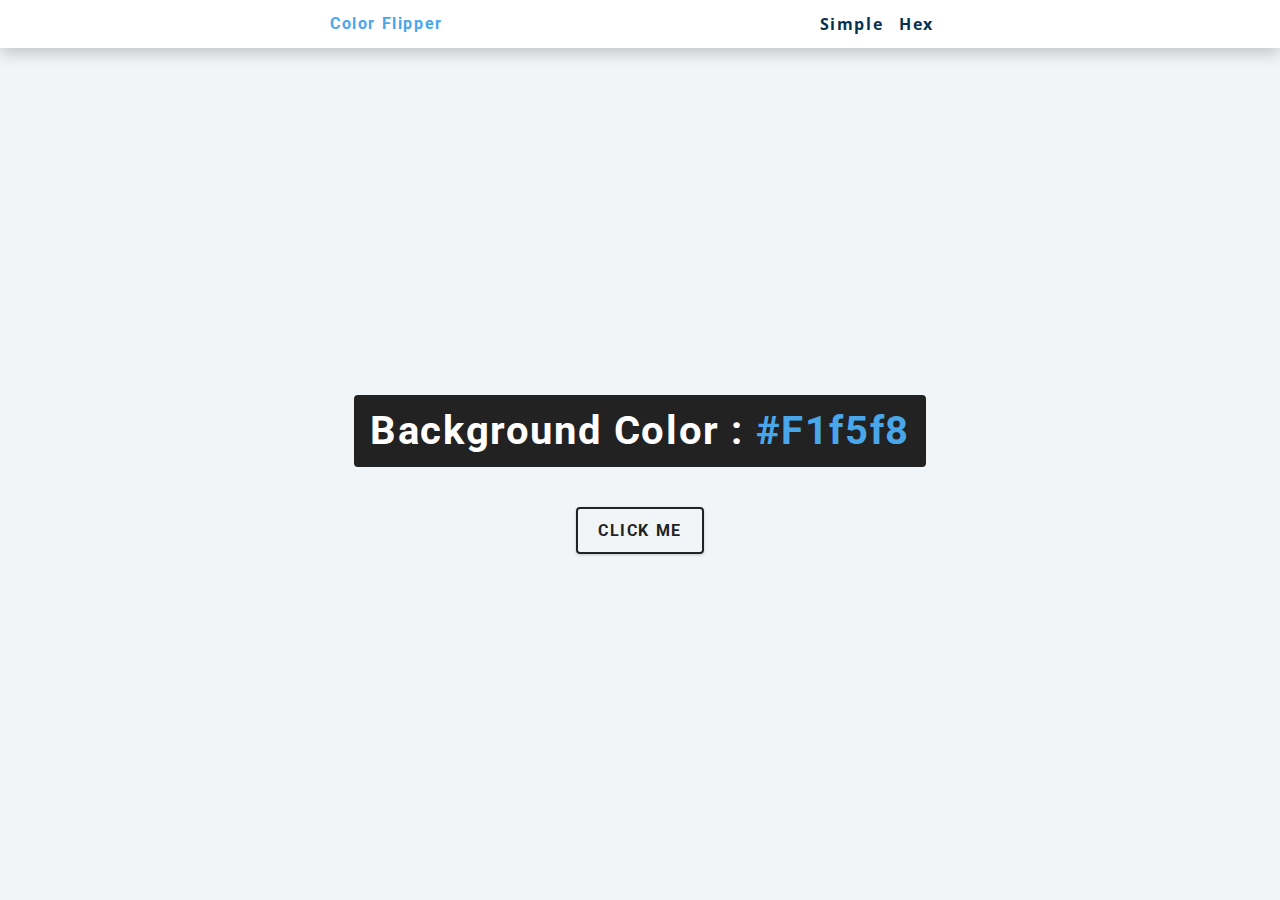
<file: 01-color-flipper/final/index.html>
<!DOCTYPE html>
<html lang="en">
  <head>
    <meta charset="UTF-8" />
    <meta name="viewport" content="width=device-width, initial-scale=1.0" />
    <title>Color Flipper || Simple</title>

    <!-- styles -->
    <link rel="stylesheet" href="styles.css" />
  </head>
  <body>
    <nav>
      <div class="nav-center">
        <h4>color flipper</h4>
        <ul class="nav-links">
          <li><a href="index.html">simple</a></li>
          <li><a href="hex.html">hex</a></li>
        </ul>
      </div>
    </nav>
    <main>
      <div class="container">
        <h2>background color : <span class="color">#f1f5f8</span></h2>
        <button class="btn btn-hero" id="btn">click me</button>
      </div>
    </main>
    <!-- javascript -->
    <script src="app.js"></script>
  </body>
</html>
</file>
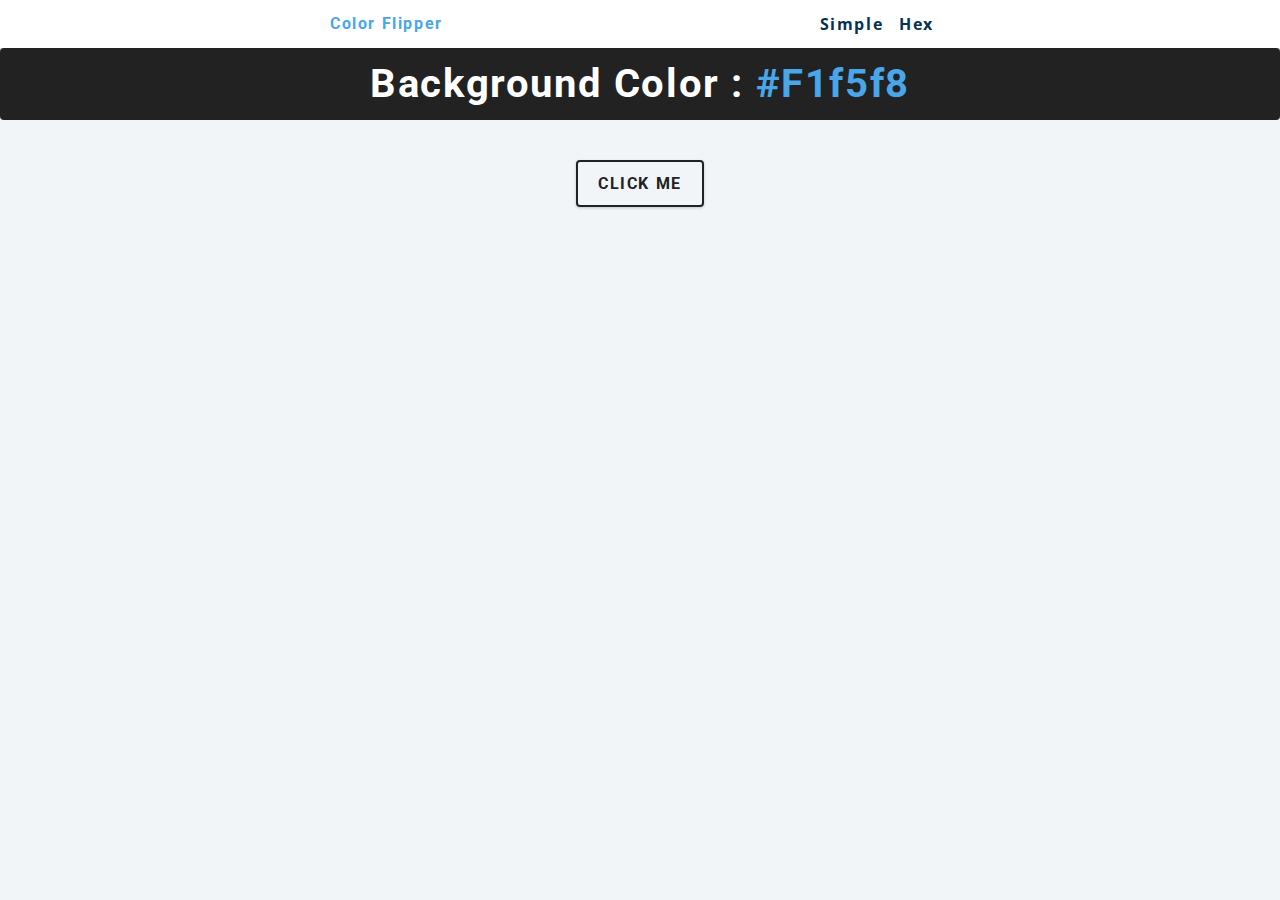
<file: 01-color-flipper/setup/index.html>
<!DOCTYPE html>
<html lang="en">
  <head>
    <meta charset="UTF-8" />
    <meta name="viewport" content="width=device-width, initial-scale=1.0" />
    <title>Color Flipper || Simple</title>

    <!-- styles -->
    <link rel="stylesheet" href="styles.css" />
  </head>
  <body>
    <nav>
      <div class="nav-center">
        <h4>Color Flipper</h4>
        <ul class="nav-links">
          <li>
            <a href="index.html">Simple</a>
          </li>
          <li>
            <a href="hex.html">Hex</a>
          </li>
        </ul>
      </div>
    </nav>

    <div class="container">
      <h2>Background Color : <span class="color"> #f1f5f8</span></h2>
      <button class="btn btn-hero" id="btn">Click Me</button>
    </div>
    <!-- javascript -->
    <script src="app.js"></script>
  </body>
</html>
</file>
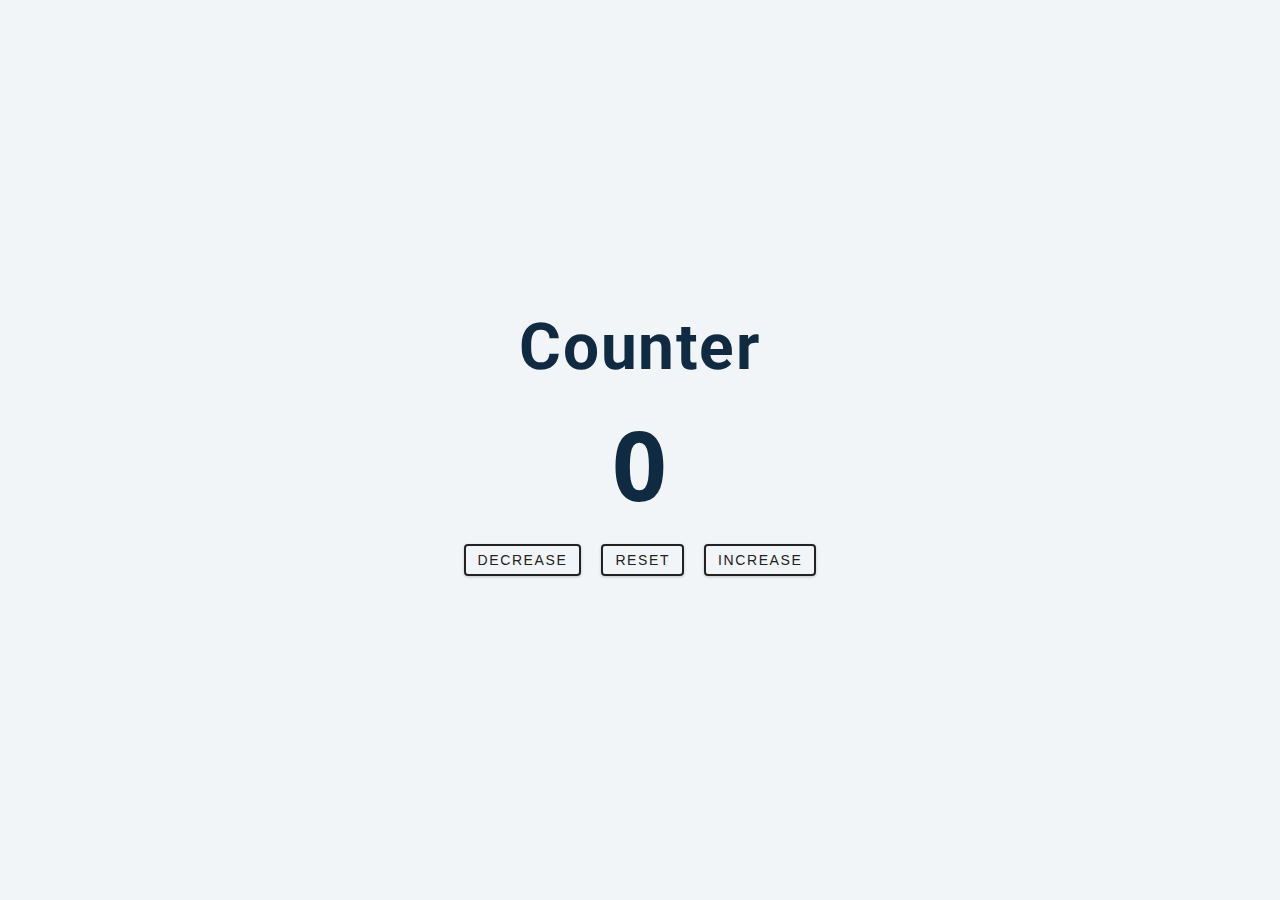
<file: 02-counter/final/index.html>
<!DOCTYPE html>
<html lang="en">
  <head>
    <meta charset="UTF-8" />
    <meta name="viewport" content="width=device-width, initial-scale=1.0" />
    <title>Counter</title>

    <!-- styles -->
    <link rel="stylesheet" href="styles.css" />
  </head>
  <body>
    <main>
      <div class="container">
        <h1>counter</h1>
        <span id="value">0</span>
        <div class="button-container">
          <button class="btn decrease">decrease</button>
          <button class="btn reset">reset</button>
          <button class="btn increase">increase</button>
        </div>
      </div>
    </main>
    <!-- javascript -->
    <script src="app.js"></script>
  </body>
</html>
</file>
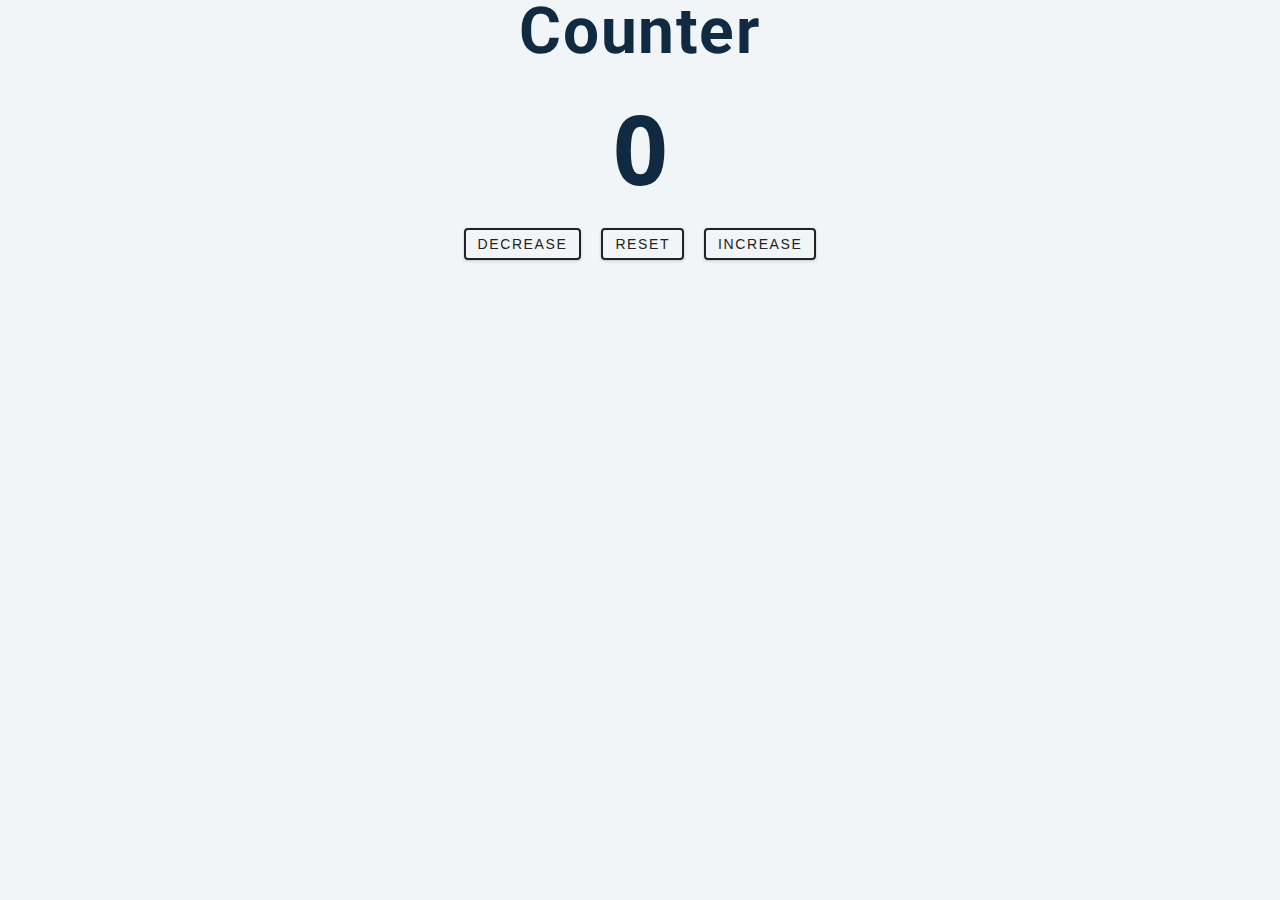
<file: 02-counter/setup/index.html>
<!DOCTYPE html>
<html lang="en">
  <head>
    <meta charset="UTF-8" />
    <meta name="viewport" content="width=device-width, initial-scale=1.0" />
    <title>Counter</title>

    <!-- styles -->
    <link rel="stylesheet" href="styles.css" />
  </head>
  <body>
    <div class="container">
      <h1>Counter</h1>
      <span id="value">0</span>
      <div class="btn-container">
        <button class="btn decrease">Decrease</button>
        <button class="btn reset">Reset</button>
        <button class="btn increase">Increase</button>
      </div>
    </div>
    <!-- javascript -->
    <script src="app.js"></script>
  </body>
</html>
</file>
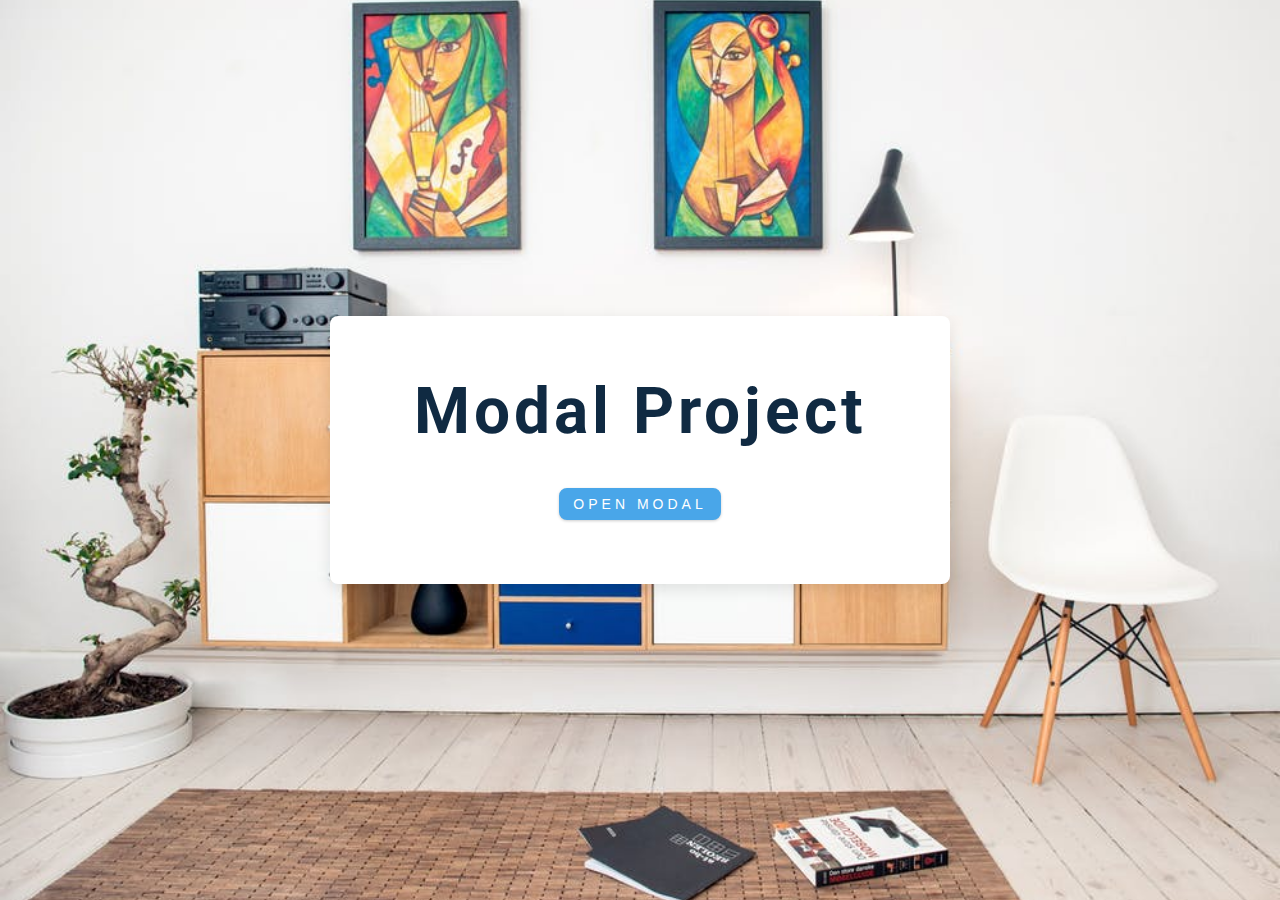
<file: 06-modal/final/index.html>
<!DOCTYPE html>
<html lang="en">
  <head>
    <meta charset="UTF-8" />
    <meta name="viewport" content="width=device-width, initial-scale=1.0" />
    <title>Modal</title>
    <!-- font-awesome -->
    <link
      rel="stylesheet"
      href="https://cdnjs.cloudflare.com/ajax/libs/font-awesome/5.14.0/css/all.min.css"
    />
    <!-- styles -->
    <link rel="stylesheet" href="styles.css" />
  </head>
  <body>
    <!-- hero -->
    <header class="hero">
      <div class="banner">
        <h1>modal project</h1>
        <button class="btn modal-btn">
          open modal
        </button>
      </div>
    </header>
    <!-- modal -->
    <div class="modal-overlay">
      <div class="modal-container">
        <h3>modal content</h3>
        <button class="close-btn"><i class="fas fa-times"></i></button>
      </div>
    </div>
    <!-- javascript -->
    <script src="app.js"></script>
  </body>
</html>
</file>
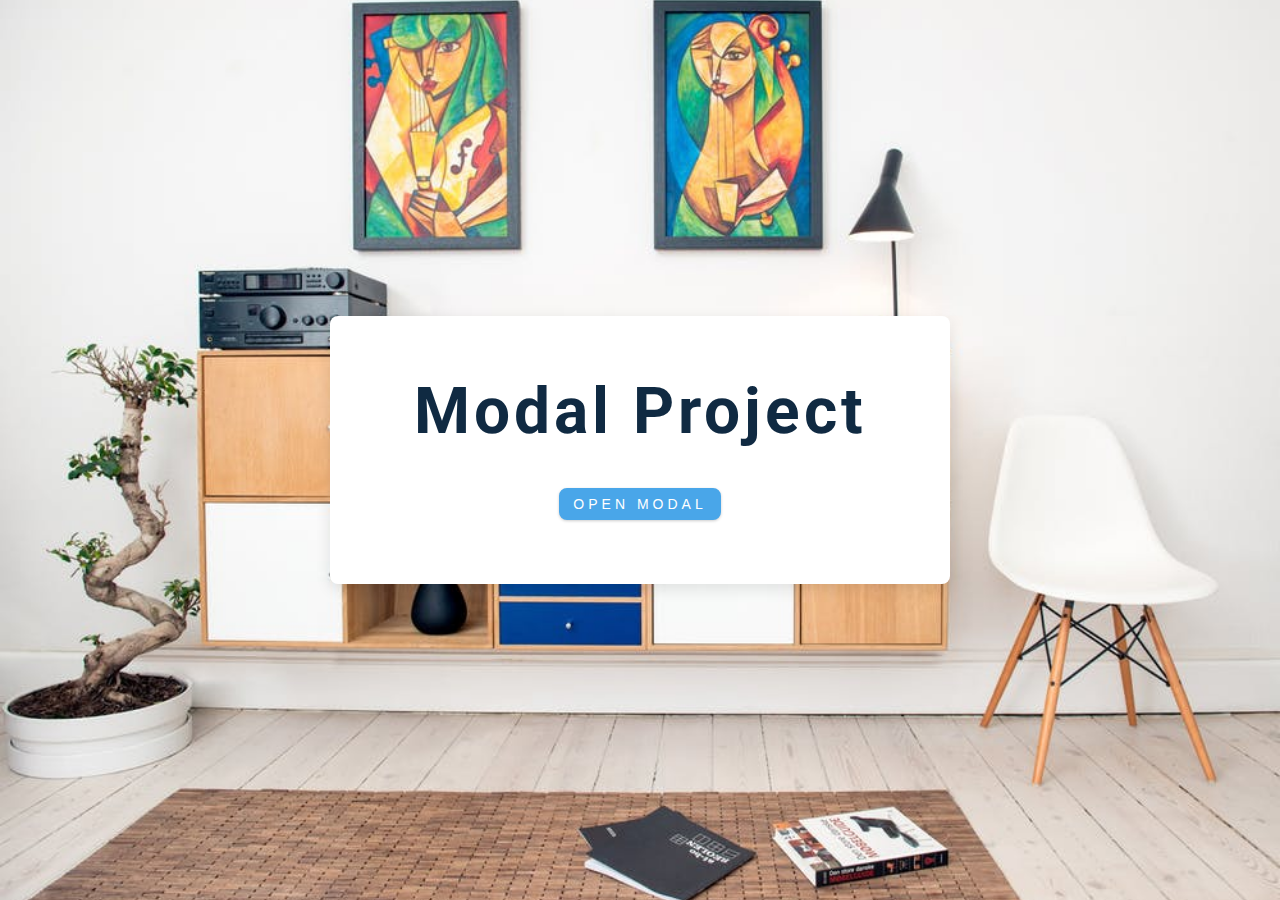
<file: 06-modal/setup/index.html>
<!DOCTYPE html>
<html lang="en">
  <head>
    <meta charset="UTF-8" />
    <meta name="viewport" content="width=device-width, initial-scale=1.0" />
    <title>Modal</title>
    <!-- font-awesome -->
    <link
      rel="stylesheet"
      href="https://cdnjs.cloudflare.com/ajax/libs/font-awesome/5.14.0/css/all.min.css"
    />
    <!-- styles -->
    <link rel="stylesheet" href="styles.css" />
  </head>
  <body>
    <!-- Hero section Starts -->
    <header class="hero">
      <div class="banner">
        <h1>Modal Project</h1>
        <button class="btn modal-btn">Open Modal</button>
      </div>
    </header>
    <!-- Hero Section Ends Here -->
    <!-- Modal Begins -->
    <div class="modal-overlay">
      <div class="modal-container">
        <h3>Modal Content</h3>
        <button class="close-btn">
          <i class="fas fa-times"></i>
        </button>
      </div>
    </div>
    <!-- Modal Ends -->
    <!-- javascript -->
    <script src="app.js"></script>
  </body>
</html>
</file>
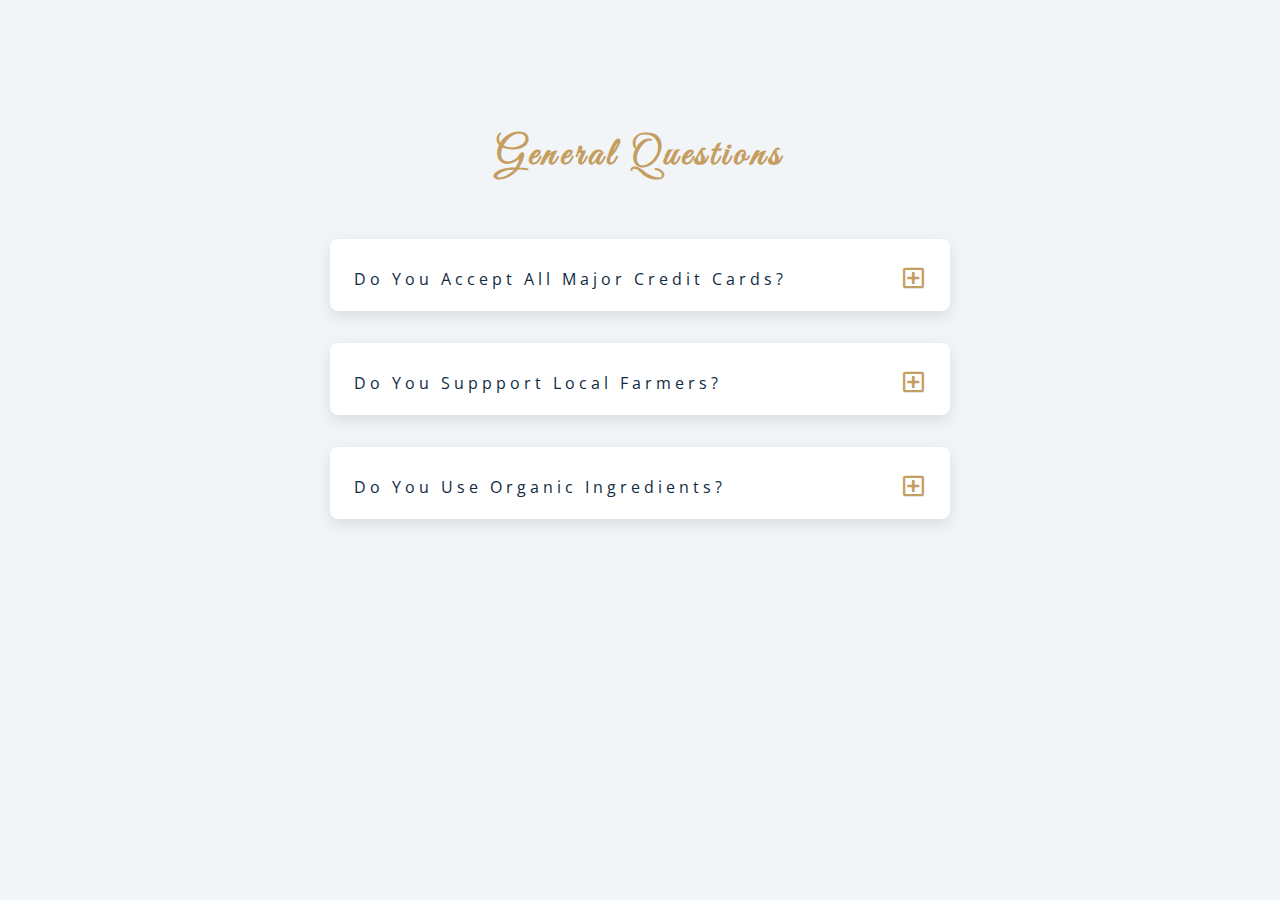
<file: 07-questions/final/index.html>
<!DOCTYPE html>
<html lang="en">
  <head>
    <meta charset="UTF-8" />
    <meta name="viewport" content="width=device-width, initial-scale=1.0" />
    <title>Q & A</title>
    <!-- font-awesome -->
    <link rel="stylesheet" href="https://cdnjs.cloudflare.com/ajax/libs/font-awesome/5.14.0/css/all.min.css" />
    <!-- extra fonts -->
    <link
      href="https://fonts.googleapis.com/css?family=Great+Vibes&display=swap"
      rel="stylesheet"
    />
    <!-- styles -->
    <link rel="stylesheet" href="styles.css" />
  </head>
  <body>
      <section class="questions">
        <!-- title -->
        <div class="title">
          <h2>general questions</h2>
        </div>
        <!-- questions -->
        <div class="section-center">
          <!-- single question -->
          <article class="question">
            <!-- question title -->
            <div class="question-title">
              <p>do you accept all major credit cards?</p>
              <button type="button" class="question-btn">
                <span class="plus-icon">
                  <i class="far fa-plus-square"></i>
                </span>
                <span class="minus-icon">
                  <i class="far fa-minus-square"></i>
                </span>
              </button>
            </div>
            <!-- question text -->
            <div class="question-text">
              <p>
                Lorem ipsum dolor sit amet, consectetur adipisicing elit. Est
                dolore illo dolores quia nemo doloribus quaerat, magni numquam
                repellat reprehenderit.
              </p>
            </div>
          </article>
          <!-- end of single question -->
          <!-- single question -->
          <article class="question">
            <!-- question title -->
            <div class="question-title">
              <p>do you suppport local farmers?</p>
              <button type="button" class="question-btn">
                <span class="plus-icon">
                  <i class="far fa-plus-square"></i>
                </span>
                <span class="minus-icon">
                  <i class="far fa-minus-square"></i>
                </span>
              </button>
            </div>
            <!-- question text -->
            <div class="question-text">
              <p>
                Lorem ipsum dolor sit amet, consectetur adipisicing elit. Est
                dolore illo dolores quia nemo doloribus quaerat, magni numquam
                repellat reprehenderit.
              </p>
            </div>
          </article>
          <!-- end of single question -->
          <!-- single question -->
          <article class="question">
            <!-- question title -->
            <div class="question-title">
              <p>do you use organic ingredients?</p>
              <!-- button -->
              <button type="button" class="question-btn">
                <span class="plus-icon">
                  <i class="far fa-plus-square"></i>
                </span>
                <span class="minus-icon">
                  <i class="far fa-minus-square"></i>
                </span>
              </button>
            </div>
            <!-- question text -->
            <div class="question-text">
              <p>
                Lorem ipsum dolor sit amet, consectetur adipisicing elit. Est
                dolore illo dolores quia nemo doloribus quaerat, magni numquam
                repellat reprehenderit.
              </p>
            </div>
          </article>
          <!-- end of single question -->
      </section>
    </main>
    <!-- javascript -->
    <script src="app.js"></script>
  </body>
</html>
</file>
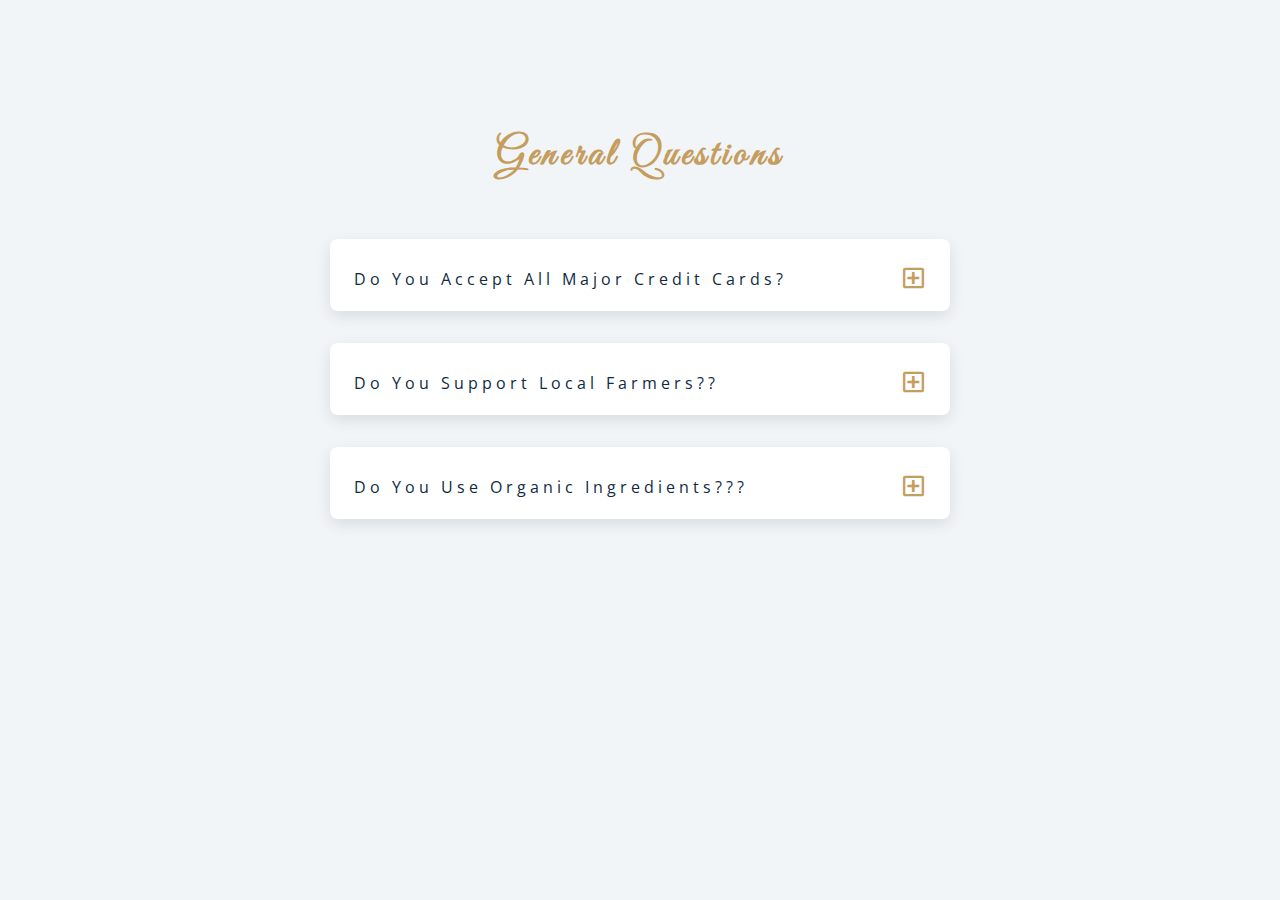
<file: 07-questions/setup/index.html>
<!DOCTYPE html>
<html lang="en">
  <head>
    <meta charset="UTF-8" />
    <meta name="viewport" content="width=device-width, initial-scale=1.0" />
    <title>Q & A</title>
    <!-- font-awesome -->
    <link
      rel="stylesheet"
      href="https://cdnjs.cloudflare.com/ajax/libs/font-awesome/5.14.0/css/all.min.css"
    />
    <!-- extra fonts -->
    <link
      href="https://fonts.googleapis.com/css?family=Great+Vibes&display=swap"
      rel="stylesheet"
    />
    <!-- styles -->
    <link rel="stylesheet" href="styles.css" />
  </head>
  <body>
    <section class="questions">
      <!-- Title -->
      <div class="title">
        <h2>general questions</h2>
      </div>
      <!-- questions -->
      <div class="section-center">
        <!-- Single question -->
        <article class="question">
          <!-- question title -->
          <div class="question-title">
            <p>do you accept all major credit cards?</p>
            <button class="question-btn" type="button">
              <span class="plus-icon">
                <i class="far fa-plus-square"></i>
              </span>
              <span class="minus-icon">
                <i class="far fa-minus-square"></i>
              </span>
            </button>
          </div>
          <!-- Question Text -->
          <div class="question-text">
            <p>
              Lorem ipsum dolor, sit amet consectetur adipisicing elit. Non iure
              nostrum architecto corrupti, eveniet laboriosam, recusandae nam,
              facere culpa veritatis eligendi quam repudiandae saepe totam?
            </p>
          </div>
        </article>
        <!-- End of Single Question -->
        <!-- Single question -->
        <article class="question">
          <!-- question title -->
          <div class="question-title">
            <p>Do you support Local farmers??</p>
            <button class="question-btn" type="button">
              <span class="plus-icon">
                <i class="far fa-plus-square"></i>
              </span>
              <span class="minus-icon">
                <i class="far fa-minus-square"></i>
              </span>
            </button>
          </div>
          <!-- Question Text -->
          <div class="question-text">
            <p>
              Lorem ipsum dolor, sit amet consectetur adipisicing elit. Non iure
              nostrum architecto corrupti, eveniet laboriosam, recusandae nam,
              facere culpa veritatis eligendi quam repudiandae saepe totam?
            </p>
          </div>
        </article>
        <!-- End of Single Question -->
        <!-- Single question -->
        <article class="question">
          <!-- question title -->
          <div class="question-title">
            <p>Do you use Organic Ingredients???</p>
            <button class="question-btn" type="button">
              <span class="plus-icon">
                <i class="far fa-plus-square"></i>
              </span>
              <span class="minus-icon">
                <i class="far fa-minus-square"></i>
              </span>
            </button>
          </div>
          <!-- Question Text -->
          <div class="question-text">
            <p>
              Lorem ipsum dolor, sit amet consectetur adipisicing elit. Non iure
              nostrum architecto corrupti, eveniet laboriosam, recusandae nam,
              facere culpa veritatis eligendi quam repudiandae saepe totam?
            </p>
          </div>
        </article>
        <!-- End of Single Question -->
      </div>
    </section>
    <!-- javascript -->
    <script src="app.js"></script>
  </body>
</html>
</file>
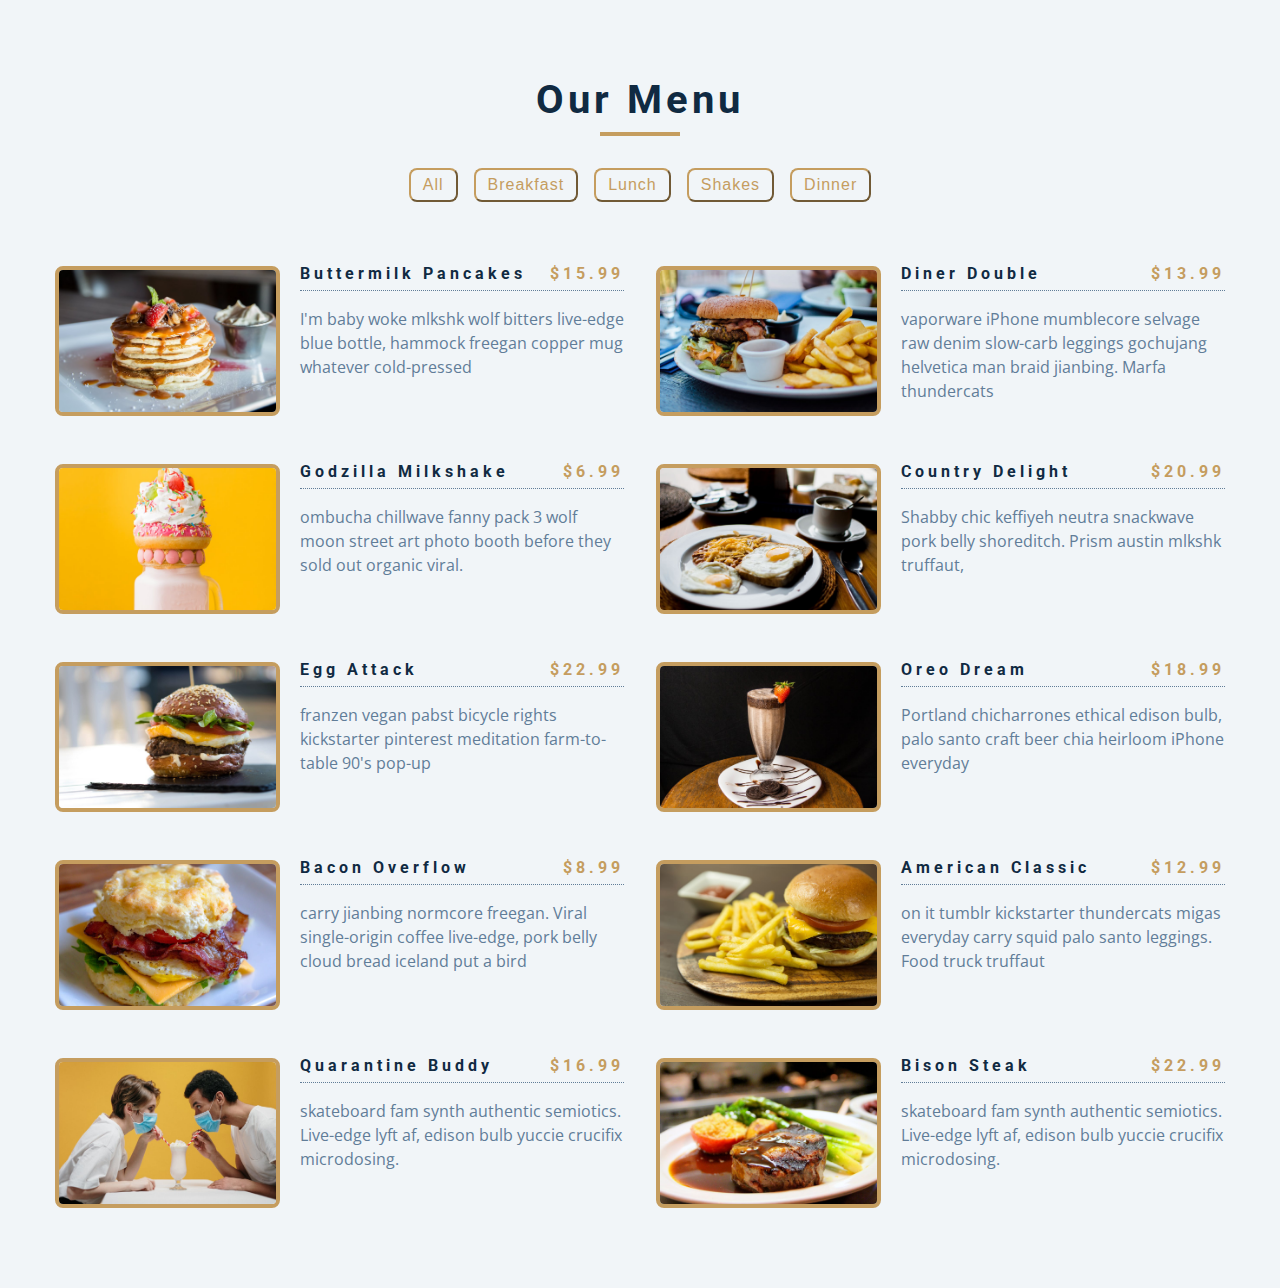
<file: 08-menu/final/index.html>
<!DOCTYPE html>
<html lang="en">
  <head>
    <meta charset="UTF-8" />
    <meta name="viewport" content="width=device-width, initial-scale=1.0" />
    <title>Menu</title>
    <!-- font-awesome -->
    <link
      rel="stylesheet"
      href="https://cdnjs.cloudflare.com/ajax/libs/font-awesome/5.14.0/css/all.min.css"
    />
    <!-- styles -->
    <link rel="stylesheet" href="styles.css" />
  </head>
  <body>
    <section class="menu">
      <!-- title -->
      <div class="title">
        <h2>our menu</h2>
        <div class="underline"></div>
      </div>
      <!-- filter buttons -->
      <div class="btn-container">
        <!-- <button type="button" class="filter-btn" data-id="all">all</button>
        <button type="button" class="filter-btn" data-id="breakfast">
          breakfast
        </button>
        <button type="button" class="filter-btn" data-id="lunch">lunch</button>
        <button type="button" class="filter-btn" data-id="shakes">
          shakes
        </button> -->
      </div>
      <!-- menu items -->
      <div class="section-center">
        <!-- single item -->
        <article class="menu-item">
          <img src="./menu-item.jpeg" alt="menu item" class="photo" />
          <div class="item-info">
            <header>
              <h4>buttermilk pancakes</h4>
              <h4 class="price">$15</h4>
            </header>
            <p class="item-text">
              Lorem ipsum dolor sit amet consectetur adipisicing elit.
              Repudiandae, sint quam. Et reprehenderit fugiat nesciunt inventore
              laboriosam excepturi! Quo, officia.
            </p>
          </div>
        </article>
        <!-- end of single item -->
        <!-- single item -->
        <article class="menu-item">
          <img src="./menu-item.jpeg" alt="menu item" class="photo" />
          <div class="item-info">
            <header>
              <h4>buttermilk pancakes</h4>
              <h4 class="price">$15</h4>
            </header>
            <p class="item-text">
              Lorem ipsum dolor sit amet consectetur adipisicing elit.
              Repudiandae, sint quam. Et reprehenderit fugiat nesciunt inventore
              laboriosam excepturi! Quo, officia.
            </p>
          </div>
        </article>
        <!-- end of single item -->
        <!-- single item -->
        <article class="menu-item">
          <img src="./menu-item.jpeg" alt="menu item" class="photo" />
          <div class="item-info">
            <header>
              <h4>buttermilk pancakes</h4>
              <h4 class="price">$15</h4>
            </header>
            <p class="item-text">
              Lorem ipsum dolor sit amet consectetur adipisicing elit.
              Repudiandae, sint quam. Et reprehenderit fugiat nesciunt inventore
              laboriosam excepturi! Quo, officia.
            </p>
          </div>
        </article>
        <!-- end of single item -->
      </div>
    </section>
    <!-- javascript -->
    <script src="app.js"></script>
  </body>
</html>
</file>
<file: 01-color-flipper/final/styles.css>
/*
=============== 
Fonts
===============
*/
@import url("https://fonts.googleapis.com/css?family=Open+Sans|Roboto:400,700&display=swap");

/*
=============== 
Variables
===============
*/

:root {
  /* dark shades of primary color*/
  --clr-primary-1: hsl(205, 86%, 17%);
  --clr-primary-2: hsl(205, 77%, 27%);
  --clr-primary-3: hsl(205, 72%, 37%);
  --clr-primary-4: hsl(205, 63%, 48%);
  /* primary/main color */
  --clr-primary-5: hsl(205, 78%, 60%);
  /* lighter shades of primary color */
  --clr-primary-6: hsl(205, 89%, 70%);
  --clr-primary-7: hsl(205, 90%, 76%);
  --clr-primary-8: hsl(205, 86%, 81%);
  --clr-primary-9: hsl(205, 90%, 88%);
  --clr-primary-10: hsl(205, 100%, 96%);
  /* darkest grey - used for headings */
  --clr-grey-1: hsl(209, 61%, 16%);
  --clr-grey-2: hsl(211, 39%, 23%);
  --clr-grey-3: hsl(209, 34%, 30%);
  --clr-grey-4: hsl(209, 28%, 39%);
  /* grey used for paragraphs */
  --clr-grey-5: hsl(210, 22%, 49%);
  --clr-grey-6: hsl(209, 23%, 60%);
  --clr-grey-7: hsl(211, 27%, 70%);
  --clr-grey-8: hsl(210, 31%, 80%);
  --clr-grey-9: hsl(212, 33%, 89%);
  --clr-grey-10: hsl(210, 36%, 96%);
  --clr-white: #fff;
  --clr-red-dark: hsl(360, 67%, 44%);
  --clr-red-light: hsl(360, 71%, 66%);
  --clr-green-dark: hsl(125, 67%, 44%);
  --clr-green-light: hsl(125, 71%, 66%);
  --clr-black: #222;
  --ff-primary: "Roboto", sans-serif;
  --ff-secondary: "Open Sans", sans-serif;
  --transition: all 0.3s linear;
  --spacing: 0.1rem;
  --radius: 0.25rem;
  --light-shadow: 0 5px 15px rgba(0, 0, 0, 0.1);
  --dark-shadow: 0 5px 15px rgba(0, 0, 0, 0.2);
  --max-width: 1170px;
  --fixed-width: 620px;
}
/*
=============== 
Global Styles
===============
*/

*,
::after,
::before {
  margin: 0;
  padding: 0;
  box-sizing: border-box;
}
body {
  font-family: var(--ff-secondary);
  background: var(--clr-grey-10);
  color: var(--clr-grey-1);
  line-height: 1.5;
  font-size: 0.875rem;
}
ul {
  list-style-type: none;
}
a {
  text-decoration: none;
}
h1,
h2,
h3,
h4 {
  letter-spacing: var(--spacing);
  text-transform: capitalize;
  line-height: 1.25;
  margin-bottom: 0.75rem;
  font-family: var(--ff-primary);
}
h1 {
  font-size: 3rem;
}
h2 {
  font-size: 2rem;
}
h3 {
  font-size: 1.25rem;
}
h4 {
  font-size: 0.875rem;
}
p {
  margin-bottom: 1.25rem;
  color: var(--clr-grey-5);
}
@media screen and (min-width: 800px) {
  h1 {
    font-size: 4rem;
  }
  h2 {
    font-size: 2.5rem;
  }
  h3 {
    font-size: 1.75rem;
  }
  h4 {
    font-size: 1rem;
  }
  body {
    font-size: 1rem;
  }
  h1,
  h2,
  h3,
  h4 {
    line-height: 1;
  }
}
/*  global classes */

/* section */
.section {
  padding: 5rem 0;
}

.section-center {
  width: 90vw;
  margin: 0 auto;
  max-width: 1170px;
}
@media screen and (min-width: 992px) {
  .section-center {
    width: 95vw;
  }
}
main {
  min-height: 100vh;
  display: grid;
  place-items: center;
}

/*
=============== 
Nav
===============
*/
nav {
  background: var(--clr-white);
  height: 3rem;
  display: grid;
  align-items: center;
  box-shadow: var(--dark-shadow);
}
.nav-center {
  width: 90vw;
  max-width: var(--fixed-width);
  margin: 0 auto;
  display: flex;
  align-items: center;
  justify-content: space-between;
}
.nav-center h4 {
  margin-bottom: 0;
  color: var(--clr-primary-5);
}
.nav-links {
  display: flex;
}
nav a {
  text-transform: capitalize;
  font-weight: 700;
  font-size: 1rem;
  color: var(--clr-primary-1);
  letter-spacing: var(--spacing);
  margin-right: 1rem;
}
nav a:hover {
  color: var(--clr-primary-5);
}
/*
=============== 
Container
===============
*/
main {
  min-height: calc(100vh - 3rem);
  display: grid;
  place-items: center;
}
.container {
  text-align: center;
}
.container h2 {
  background: var(--clr-black);
  color: var(--clr-white);
  padding: 1rem;
  border-radius: var(--radius);
  margin-bottom: 2.5rem;
}
.color {
  color: var(--clr-primary-5);
}
.btn-hero {
  font-family: var(--ff-primary);
  text-transform: uppercase;
  background: transparent;
  color: var(--clr-black);
  letter-spacing: var(--spacing);
  display: inline-block;
  font-weight: 700;
  transition: var(--transition);
  border: 2px solid var(--clr-black);
  cursor: pointer;
  box-shadow: 0 1px 3px rgba(0, 0, 0, 0.2);
  border-radius: var(--radius);
  font-size: 1rem;
  padding: 0.75rem 1.25rem;
}
.btn-hero:hover {
  color: var(--clr-white);
  background: var(--clr-black);
}
</file>
<file: 01-color-flipper/setup/styles.css>
/*
=============== 
Fonts
===============
*/
@import url("https://fonts.googleapis.com/css?family=Open+Sans|Roboto:400,700&display=swap");

/*
=============== 
Variables
===============
*/

:root {
  /* dark shades of primary color*/
  --clr-primary-1: hsl(205, 86%, 17%);
  --clr-primary-2: hsl(205, 77%, 27%);
  --clr-primary-3: hsl(205, 72%, 37%);
  --clr-primary-4: hsl(205, 63%, 48%);
  /* primary/main color */
  --clr-primary-5: hsl(205, 78%, 60%);
  /* lighter shades of primary color */
  --clr-primary-6: hsl(205, 89%, 70%);
  --clr-primary-7: hsl(205, 90%, 76%);
  --clr-primary-8: hsl(205, 86%, 81%);
  --clr-primary-9: hsl(205, 90%, 88%);
  --clr-primary-10: hsl(205, 100%, 96%);
  /* darkest grey - used for headings */
  --clr-grey-1: hsl(209, 61%, 16%);
  --clr-grey-2: hsl(211, 39%, 23%);
  --clr-grey-3: hsl(209, 34%, 30%);
  --clr-grey-4: hsl(209, 28%, 39%);
  /* grey used for paragraphs */
  --clr-grey-5: hsl(210, 22%, 49%);
  --clr-grey-6: hsl(209, 23%, 60%);
  --clr-grey-7: hsl(211, 27%, 70%);
  --clr-grey-8: hsl(210, 31%, 80%);
  --clr-grey-9: hsl(212, 33%, 89%);
  --clr-grey-10: hsl(210, 36%, 96%);
  --clr-white: #fff;
  --clr-red-dark: hsl(360, 67%, 44%);
  --clr-red-light: hsl(360, 71%, 66%);
  --clr-green-dark: hsl(125, 67%, 44%);
  --clr-green-light: hsl(125, 71%, 66%);
  --clr-black: #222;
  --ff-primary: "Roboto", sans-serif;
  --ff-secondary: "Open Sans", sans-serif;
  --transition: all 0.3s linear;
  --spacing: 0.1rem;
  --radius: 0.25rem;
  --light-shadow: 0 5px 15px rgba(0, 0, 0, 0.1);
  --dark-shadow: 0 5px 15px rgba(0, 0, 0, 0.2);
  --max-width: 1170px;
  --fixed-width: 620px;
}
/*
=============== 
Global Styles
===============
*/

*,
::after,
::before {
  margin: 0;
  padding: 0;
  box-sizing: border-box;
}
body {
  font-family: var(--ff-secondary);
  background: var(--clr-grey-10);
  color: var(--clr-grey-1);
  line-height: 1.5;
  font-size: 0.875rem;
}
ul {
  list-style-type: none;
}
a {
  text-decoration: none;
}
h1,
h2,
h3,
h4 {
  letter-spacing: var(--spacing);
  text-transform: capitalize;
  line-height: 1.25;
  margin-bottom: 0.75rem;
  font-family: var(--ff-primary);
}
h1 {
  font-size: 3rem;
}
h2 {
  font-size: 2rem;
}
h3 {
  font-size: 1.25rem;
}
h4 {
  font-size: 0.875rem;
}
p {
  margin-bottom: 1.25rem;
  color: var(--clr-grey-5);
}
@media screen and (min-width: 800px) {
  h1 {
    font-size: 4rem;
  }
  h2 {
    font-size: 2.5rem;
  }
  h3 {
    font-size: 1.75rem;
  }
  h4 {
    font-size: 1rem;
  }
  body {
    font-size: 1rem;
  }
  h1,
  h2,
  h3,
  h4 {
    line-height: 1;
  }
}
/*  global classes */

/* section */
.section {
  padding: 5rem 0;
}

.section-center {
  width: 90vw;
  margin: 0 auto;
  max-width: 1170px;
}
@media screen and (min-width: 992px) {
  .section-center {
    width: 95vw;
  }
}
main {
  min-height: 100vh;
  display: grid;
  place-items: center;
}

/*
=============== 
Nav
===============
*/
nav {
  background: var(--clr-white);
  height: 3rem;
  display: grid;
  align-items: center;
  box-shadow: var(--dark-shadow);
}
.nav-center {
  width: 90vw;
  max-width: var(--fixed-width);
  margin: 0 auto;
  display: flex;
  align-items: center;
  justify-content: space-between;
}
.nav-center h4 {
  margin-bottom: 0;
  color: var(--clr-primary-5);
}
.nav-links {
  display: flex;
}
nav a {
  text-transform: capitalize;
  font-weight: 700;
  font-size: 1rem;
  color: var(--clr-primary-1);
  letter-spacing: var(--spacing);
  margin-right: 1rem;
}
nav a:hover {
  color: var(--clr-primary-5);
}
/*
=============== 
Container
===============
*/
main {
  min-height: calc(100vh - 3rem);
  display: grid;
  place-items: center;
}
.container {
  text-align: center;
}
.container h2 {
  background: var(--clr-black);
  color: var(--clr-white);
  padding: 1rem;
  border-radius: var(--radius);
  margin-bottom: 2.5rem;
}
.color {
  color: var(--clr-primary-5);
}
.btn-hero {
  font-family: var(--ff-primary);
  text-transform: uppercase;
  background: transparent;
  color: var(--clr-black);
  letter-spacing: var(--spacing);
  display: inline-block;
  font-weight: 700;
  transition: var(--transition);
  border: 2px solid var(--clr-black);
  cursor: pointer;
  box-shadow: 0 1px 3px rgba(0, 0, 0, 0.2);
  border-radius: var(--radius);
  font-size: 1rem;
  padding: 0.75rem 1.25rem;
}
.btn-hero:hover {
  color: var(--clr-white);
  background: var(--clr-black);
}
</file>
<file: 02-counter/final/styles.css>
/*
=============== 
Fonts
===============
*/
@import url("https://fonts.googleapis.com/css?family=Open+Sans|Roboto:400,700&display=swap");

/*
=============== 
Variables
===============
*/

:root {
  /* dark shades of primary color*/
  --clr-primary-1: hsl(205, 86%, 17%);
  --clr-primary-2: hsl(205, 77%, 27%);
  --clr-primary-3: hsl(205, 72%, 37%);
  --clr-primary-4: hsl(205, 63%, 48%);
  /* primary/main color */
  --clr-primary-5: hsl(205, 78%, 60%);
  /* lighter shades of primary color */
  --clr-primary-6: hsl(205, 89%, 70%);
  --clr-primary-7: hsl(205, 90%, 76%);
  --clr-primary-8: hsl(205, 86%, 81%);
  --clr-primary-9: hsl(205, 90%, 88%);
  --clr-primary-10: hsl(205, 100%, 96%);
  /* darkest grey - used for headings */
  --clr-grey-1: hsl(209, 61%, 16%);
  --clr-grey-2: hsl(211, 39%, 23%);
  --clr-grey-3: hsl(209, 34%, 30%);
  --clr-grey-4: hsl(209, 28%, 39%);
  /* grey used for paragraphs */
  --clr-grey-5: hsl(210, 22%, 49%);
  --clr-grey-6: hsl(209, 23%, 60%);
  --clr-grey-7: hsl(211, 27%, 70%);
  --clr-grey-8: hsl(210, 31%, 80%);
  --clr-grey-9: hsl(212, 33%, 89%);
  --clr-grey-10: hsl(210, 36%, 96%);
  --clr-white: #fff;
  --clr-red-dark: hsl(360, 67%, 44%);
  --clr-red-light: hsl(360, 71%, 66%);
  --clr-green-dark: hsl(125, 67%, 44%);
  --clr-green-light: hsl(125, 71%, 66%);
  --clr-black: #222;
  --ff-primary: "Roboto", sans-serif;
  --ff-secondary: "Open Sans", sans-serif;
  --transition: all 0.3s linear;
  --spacing: 0.1rem;
  --radius: 0.25rem;
  --light-shadow: 0 5px 15px rgba(0, 0, 0, 0.1);
  --dark-shadow: 0 5px 15px rgba(0, 0, 0, 0.2);
  --max-width: 1170px;
  --fixed-width: 620px;
}
/*
=============== 
Global Styles
===============
*/

*,
::after,
::before {
  margin: 0;
  padding: 0;
  box-sizing: border-box;
}
body {
  font-family: var(--ff-secondary);
  background: var(--clr-grey-10);
  color: var(--clr-grey-1);
  line-height: 1.5;
  font-size: 0.875rem;
}
ul {
  list-style-type: none;
}
a {
  text-decoration: none;
}
h1,
h2,
h3,
h4 {
  letter-spacing: var(--spacing);
  text-transform: capitalize;
  line-height: 1.25;
  margin-bottom: 0.75rem;
  font-family: var(--ff-primary);
}
h1 {
  font-size: 3rem;
}
h2 {
  font-size: 2rem;
}
h3 {
  font-size: 1.25rem;
}
h4 {
  font-size: 0.875rem;
}
p {
  margin-bottom: 1.25rem;
  color: var(--clr-grey-5);
}
@media screen and (min-width: 800px) {
  h1 {
    font-size: 4rem;
  }
  h2 {
    font-size: 2.5rem;
  }
  h3 {
    font-size: 1.75rem;
  }
  h4 {
    font-size: 1rem;
  }
  body {
    font-size: 1rem;
  }
  h1,
  h2,
  h3,
  h4 {
    line-height: 1;
  }
}
/*  global classes */

/* section */
.section {
  padding: 5rem 0;
}

.section-center {
  width: 90vw;
  margin: 0 auto;
  max-width: 1170px;
}
@media screen and (min-width: 992px) {
  .section-center {
    width: 95vw;
  }
}
main {
  min-height: 100vh;
  display: grid;
  place-items: center;
}

/*
=============== 
Counter
===============
*/

main {
  min-height: 100vh;
  display: grid;
  place-items: center;
}
.container {
  text-align: center;
}
#value {
  font-size: 6rem;
  font-weight: bold;
}
.btn {
  text-transform: uppercase;
  background: transparent;
  color: var(--clr-black);
  padding: 0.375rem 0.75rem;
  letter-spacing: var(--spacing);
  display: inline-block;
  transition: var(--transition);
  font-size: 0.875rem;
  border: 2px solid var(--clr-black);
  cursor: pointer;
  box-shadow: 0 1px 3px rgba(0, 0, 0, 0.2);
  border-radius: var(--radius);
  margin: 0.5rem;
}
.btn:hover {
  color: var(--clr-white);
  background: var(--clr-black);
}
</file>
<file: 02-counter/setup/styles.css>
/*
=============== 
Fonts
===============
*/
@import url("https://fonts.googleapis.com/css?family=Open+Sans|Roboto:400,700&display=swap");

/*
=============== 
Variables
===============
*/

:root {
  /* dark shades of primary color*/
  --clr-primary-1: hsl(205, 86%, 17%);
  --clr-primary-2: hsl(205, 77%, 27%);
  --clr-primary-3: hsl(205, 72%, 37%);
  --clr-primary-4: hsl(205, 63%, 48%);
  /* primary/main color */
  --clr-primary-5: hsl(205, 78%, 60%);
  /* lighter shades of primary color */
  --clr-primary-6: hsl(205, 89%, 70%);
  --clr-primary-7: hsl(205, 90%, 76%);
  --clr-primary-8: hsl(205, 86%, 81%);
  --clr-primary-9: hsl(205, 90%, 88%);
  --clr-primary-10: hsl(205, 100%, 96%);
  /* darkest grey - used for headings */
  --clr-grey-1: hsl(209, 61%, 16%);
  --clr-grey-2: hsl(211, 39%, 23%);
  --clr-grey-3: hsl(209, 34%, 30%);
  --clr-grey-4: hsl(209, 28%, 39%);
  /* grey used for paragraphs */
  --clr-grey-5: hsl(210, 22%, 49%);
  --clr-grey-6: hsl(209, 23%, 60%);
  --clr-grey-7: hsl(211, 27%, 70%);
  --clr-grey-8: hsl(210, 31%, 80%);
  --clr-grey-9: hsl(212, 33%, 89%);
  --clr-grey-10: hsl(210, 36%, 96%);
  --clr-white: #fff;
  --clr-red-dark: hsl(360, 67%, 44%);
  --clr-red-light: hsl(360, 71%, 66%);
  --clr-green-dark: hsl(125, 67%, 44%);
  --clr-green-light: hsl(125, 71%, 66%);
  --clr-black: #222;
  --ff-primary: "Roboto", sans-serif;
  --ff-secondary: "Open Sans", sans-serif;
  --transition: all 0.3s linear;
  --spacing: 0.1rem;
  --radius: 0.25rem;
  --light-shadow: 0 5px 15px rgba(0, 0, 0, 0.1);
  --dark-shadow: 0 5px 15px rgba(0, 0, 0, 0.2);
  --max-width: 1170px;
  --fixed-width: 620px;
}
/*
=============== 
Global Styles
===============
*/

*,
::after,
::before {
  margin: 0;
  padding: 0;
  box-sizing: border-box;
}
body {
  font-family: var(--ff-secondary);
  background: var(--clr-grey-10);
  color: var(--clr-grey-1);
  line-height: 1.5;
  font-size: 0.875rem;
}
ul {
  list-style-type: none;
}
a {
  text-decoration: none;
}
h1,
h2,
h3,
h4 {
  letter-spacing: var(--spacing);
  text-transform: capitalize;
  line-height: 1.25;
  margin-bottom: 0.75rem;
  font-family: var(--ff-primary);
}
h1 {
  font-size: 3rem;
}
h2 {
  font-size: 2rem;
}
h3 {
  font-size: 1.25rem;
}
h4 {
  font-size: 0.875rem;
}
p {
  margin-bottom: 1.25rem;
  color: var(--clr-grey-5);
}
@media screen and (min-width: 800px) {
  h1 {
    font-size: 4rem;
  }
  h2 {
    font-size: 2.5rem;
  }
  h3 {
    font-size: 1.75rem;
  }
  h4 {
    font-size: 1rem;
  }
  body {
    font-size: 1rem;
  }
  h1,
  h2,
  h3,
  h4 {
    line-height: 1;
  }
}
/*  global classes */

/* section */
.section {
  padding: 5rem 0;
}

.section-center {
  width: 90vw;
  margin: 0 auto;
  max-width: 1170px;
}
@media screen and (min-width: 992px) {
  .section-center {
    width: 95vw;
  }
}
main {
  min-height: 100vh;
  display: grid;
  place-items: center;
}

/*
=============== 
Counter
===============
*/

main {
  min-height: 100vh;
  display: grid;
  place-items: center;
}
.container {
  text-align: center;
}
#value {
  font-size: 6rem;
  font-weight: bold;
}
.btn {
  text-transform: uppercase;
  background: transparent;
  color: var(--clr-black);
  padding: 0.375rem 0.75rem;
  letter-spacing: var(--spacing);
  display: inline-block;
  transition: var(--transition);
  font-size: 0.875rem;
  border: 2px solid var(--clr-black);
  cursor: pointer;
  box-shadow: 0 1px 3px rgba(0, 0, 0, 0.2);
  border-radius: var(--radius);
  margin: 0.5rem;
}
.btn:hover {
  color: var(--clr-white);
  background: var(--clr-black);
}
</file>
<file: 06-modal/final/styles.css>
/*
=============== 
Fonts
===============
*/
@import url("https://fonts.googleapis.com/css?family=Open+Sans|Roboto:400,700&display=swap");

/*
=============== 
Variables
===============
*/

:root {
  /* dark shades of primary color*/
  --clr-primary-1: hsl(205, 86%, 17%);
  --clr-primary-2: hsl(205, 77%, 27%);
  --clr-primary-3: hsl(205, 72%, 37%);
  --clr-primary-4: hsl(205, 63%, 48%);
  /* primary/main color */
  --clr-primary-5: #49a6e9;
  /* --clr-primary-5: rgb(73, 166, 233); */
  /* lighter shades of primary color */
  --clr-primary-6: hsl(205, 89%, 70%);
  --clr-primary-7: hsl(205, 90%, 76%);
  --clr-primary-8: hsl(205, 86%, 81%);
  --clr-primary-9: hsl(205, 90%, 88%);
  --clr-primary-10: hsl(205, 100%, 96%);
  /* darkest grey - used for headings */
  --clr-grey-1: hsl(209, 61%, 16%);
  --clr-grey-2: hsl(211, 39%, 23%);
  --clr-grey-3: hsl(209, 34%, 30%);
  --clr-grey-4: hsl(209, 28%, 39%);
  /* grey used for paragraphs */
  --clr-grey-5: hsl(210, 22%, 49%);
  --clr-grey-6: hsl(209, 23%, 60%);
  --clr-grey-7: hsl(211, 27%, 70%);
  --clr-grey-8: hsl(210, 31%, 80%);
  --clr-grey-9: hsl(212, 33%, 89%);
  --clr-grey-10: hsl(210, 36%, 96%);
  --clr-white: #fff;
  --clr-red-dark: hsl(360, 67%, 44%);
  --clr-red-light: hsl(360, 71%, 66%);
  --clr-green-dark: hsl(125, 67%, 44%);
  --clr-green-light: hsl(125, 71%, 66%);
  --clr-black: #222;
  --ff-primary: "Roboto", sans-serif;
  --ff-secondary: "Open Sans", sans-serif;
  --transition: all 0.3s linear;
  --spacing: 0.25rem;
  --radius: 0.5rem;
  --light-shadow: 0 5px 15px rgba(0, 0, 0, 0.1);
  --dark-shadow: 0 5px 15px rgba(0, 0, 0, 0.2);
  --max-width: 1170px;
  --fixed-width: 620px;
}
/*
=============== 
Global Styles
===============
*/

*,
::after,
::before {
  margin: 0;
  padding: 0;
  box-sizing: border-box;
}
body {
  font-family: var(--ff-secondary);
  background: var(--clr-grey-10);
  color: var(--clr-grey-1);
  line-height: 1.5;
  font-size: 0.875rem;
}
ul {
  list-style-type: none;
}
a {
  text-decoration: none;
}
img:not(.logo) {
  width: 100%;
}
img {
  display: block;
}

h1,
h2,
h3,
h4 {
  letter-spacing: var(--spacing);
  text-transform: capitalize;
  line-height: 1.25;
  margin-bottom: 0.75rem;
  font-family: var(--ff-primary);
}
h1 {
  font-size: 3rem;
}
h2 {
  font-size: 2rem;
}
h3 {
  font-size: 1.25rem;
}
h4 {
  font-size: 0.875rem;
}
p {
  margin-bottom: 1.25rem;
  color: var(--clr-grey-5);
}
@media screen and (min-width: 800px) {
  h1 {
    font-size: 4rem;
  }
  h2 {
    font-size: 2.5rem;
  }
  h3 {
    font-size: 1.75rem;
  }
  h4 {
    font-size: 1rem;
  }
  body {
    font-size: 1rem;
  }
  h1,
  h2,
  h3,
  h4 {
    line-height: 1;
  }
}
/*  global classes */

.btn {
  text-transform: uppercase;
  background: transparent;
  color: var(--clr-black);
  padding: 0.375rem 0.75rem;
  letter-spacing: var(--spacing);
  display: inline-block;
  transition: var(--transition);
  font-size: 0.875rem;
  border: 2px solid var(--clr-black);
  cursor: pointer;
  box-shadow: 0 1px 3px rgba(0, 0, 0, 0.2);
  border-radius: var(--radius);
}
.btn:hover {
  color: var(--clr-white);
  background: var(--clr-black);
}
/* section */
.section {
  padding: 5rem 0;
}

.section-center {
  width: 90vw;
  margin: 0 auto;
  max-width: 1170px;
}
@media screen and (min-width: 992px) {
  .section-center {
    width: 95vw;
  }
}
main {
  min-height: 100vh;
  display: grid;
  place-items: center;
}
/*
=============== 
Modal
===============
*/
.hero {
  min-height: 100vh;
  background: url("./hero.jpeg") center/cover no-repeat;
  display: grid;
  place-items: center;
}
.banner {
  background: var(--clr-white);
  padding: 4rem 0;
  border-radius: var(--radius);
  box-shadow: var(--light-shadow);
  text-align: center;
  width: 90vw;
  max-width: var(--fixed-width);
}
.modal-btn {
  margin-top: 2rem;
  background: var(--clr-primary-5);
  border-color: var(--clr-primary-5);
  color: var(--clr-white);
}
.modal-btn:hover {
  background: transparent;
  color: var(--clr-primary-5);
}
.modal-overlay {
  position: fixed;
  top: 0;
  left: 0;
  width: 100%;
  height: 100%;
  background: rgba(73, 166, 233, 0.5);
  display: grid;
  place-items: center;
  transition: var(--transition);
  visibility: hidden;
  z-index: -10;
}
/* OPEN/CLOSE MODAL */
.open-modal {
  visibility: visible;
  z-index: 10;
}
.modal-container {
  background: var(--clr-white);
  border-radius: var(--radius);
  width: 90vw;
  height: 30vh;
  max-width: var(--fixed-width);
  text-align: center;
  display: grid;
  place-items: center;
  position: relative;
}
.close-btn {
  position: absolute;
  top: 1rem;
  right: 1rem;
  font-size: 2rem;
  background: transparent;
  border-color: transparent;
  color: var(--clr-red-dark);
  cursor: pointer;
  transition: var(--transition);
}
.close-btn:hover {
  color: var(--clr-red-light);
  transform: scale(1.3);
}
</file>
<file: 06-modal/setup/styles.css>
/*
=============== 
Fonts
===============
*/
@import url("https://fonts.googleapis.com/css?family=Open+Sans|Roboto:400,700&display=swap");

/*
=============== 
Variables
===============
*/

:root {
  /* dark shades of primary color*/
  --clr-primary-1: hsl(205, 86%, 17%);
  --clr-primary-2: hsl(205, 77%, 27%);
  --clr-primary-3: hsl(205, 72%, 37%);
  --clr-primary-4: hsl(205, 63%, 48%);
  /* primary/main color */
  --clr-primary-5: #49a6e9;
  /* --clr-primary-5: rgb(73, 166, 233); */
  /* lighter shades of primary color */
  --clr-primary-6: hsl(205, 89%, 70%);
  --clr-primary-7: hsl(205, 90%, 76%);
  --clr-primary-8: hsl(205, 86%, 81%);
  --clr-primary-9: hsl(205, 90%, 88%);
  --clr-primary-10: hsl(205, 100%, 96%);
  /* darkest grey - used for headings */
  --clr-grey-1: hsl(209, 61%, 16%);
  --clr-grey-2: hsl(211, 39%, 23%);
  --clr-grey-3: hsl(209, 34%, 30%);
  --clr-grey-4: hsl(209, 28%, 39%);
  /* grey used for paragraphs */
  --clr-grey-5: hsl(210, 22%, 49%);
  --clr-grey-6: hsl(209, 23%, 60%);
  --clr-grey-7: hsl(211, 27%, 70%);
  --clr-grey-8: hsl(210, 31%, 80%);
  --clr-grey-9: hsl(212, 33%, 89%);
  --clr-grey-10: hsl(210, 36%, 96%);
  --clr-white: #fff;
  --clr-red-dark: hsl(360, 67%, 44%);
  --clr-red-light: hsl(360, 71%, 66%);
  --clr-green-dark: hsl(125, 67%, 44%);
  --clr-green-light: hsl(125, 71%, 66%);
  --clr-black: #222;
  --ff-primary: "Roboto", sans-serif;
  --ff-secondary: "Open Sans", sans-serif;
  --transition: all 0.3s linear;
  --spacing: 0.25rem;
  --radius: 0.5rem;
  --light-shadow: 0 5px 15px rgba(0, 0, 0, 0.1);
  --dark-shadow: 0 5px 15px rgba(0, 0, 0, 0.2);
  --max-width: 1170px;
  --fixed-width: 620px;
}
/*
=============== 
Global Styles
===============
*/

*,
::after,
::before {
  margin: 0;
  padding: 0;
  box-sizing: border-box;
}
body {
  font-family: var(--ff-secondary);
  background: var(--clr-grey-10);
  color: var(--clr-grey-1);
  line-height: 1.5;
  font-size: 0.875rem;
}
ul {
  list-style-type: none;
}
a {
  text-decoration: none;
}
img:not(.logo) {
  width: 100%;
}
img {
  display: block;
}

h1,
h2,
h3,
h4 {
  letter-spacing: var(--spacing);
  text-transform: capitalize;
  line-height: 1.25;
  margin-bottom: 0.75rem;
  font-family: var(--ff-primary);
}
h1 {
  font-size: 3rem;
}
h2 {
  font-size: 2rem;
}
h3 {
  font-size: 1.25rem;
}
h4 {
  font-size: 0.875rem;
}
p {
  margin-bottom: 1.25rem;
  color: var(--clr-grey-5);
}
@media screen and (min-width: 800px) {
  h1 {
    font-size: 4rem;
  }
  h2 {
    font-size: 2.5rem;
  }
  h3 {
    font-size: 1.75rem;
  }
  h4 {
    font-size: 1rem;
  }
  body {
    font-size: 1rem;
  }
  h1,
  h2,
  h3,
  h4 {
    line-height: 1;
  }
}
/*  global classes */

.btn {
  text-transform: uppercase;
  background: transparent;
  color: var(--clr-black);
  padding: 0.375rem 0.75rem;
  letter-spacing: var(--spacing);
  display: inline-block;
  transition: var(--transition);
  font-size: 0.875rem;
  border: 2px solid var(--clr-black);
  cursor: pointer;
  box-shadow: 0 1px 3px rgba(0, 0, 0, 0.2);
  border-radius: var(--radius);
}
.btn:hover {
  color: var(--clr-white);
  background: var(--clr-black);
}
/* section */
.section {
  padding: 5rem 0;
}

.section-center {
  width: 90vw;
  margin: 0 auto;
  max-width: 1170px;
}
@media screen and (min-width: 992px) {
  .section-center {
    width: 95vw;
  }
}
main {
  min-height: 100vh;
  display: grid;
  place-items: center;
}
/*
=============== 
Modal
===============
*/
.hero {
  min-height: 100vh;
  background: url("./hero.jpeg") center/cover no-repeat;
  display: grid;
  place-items: center;
}
.banner {
  background: var(--clr-white);
  padding: 4rem 0;
  border-radius: var(--radius);
  box-shadow: var(--light-shadow);
  text-align: center;
  width: 90vw;
  max-width: var(--fixed-width);
}
.modal-btn {
  margin-top: 2rem;
  background: var(--clr-primary-5);
  border-color: var(--clr-primary-5);
  color: var(--clr-white);
}
.modal-btn:hover {
  background: transparent;
  color: var(--clr-primary-5);
}
.modal-overlay {
  position: fixed;
  top: 0;
  left: 0;
  width: 100%;
  height: 100%;
  background: rgba(73, 166, 233, 0.5);
  display: grid;
  place-items: center;
  transition: var(--transition);
  visibility: hidden;
  z-index: -10;
}
/* OPEN/CLOSE MODAL */
.open-modal {
  visibility: visible;
  z-index: 10;
}
.modal-container {
  background: var(--clr-white);
  border-radius: var(--radius);
  width: 90vw;
  height: 30vh;
  max-width: var(--fixed-width);
  text-align: center;
  display: grid;
  place-items: center;
  position: relative;
}
.close-btn {
  position: absolute;
  top: 1rem;
  right: 1rem;
  font-size: 2rem;
  background: transparent;
  border-color: transparent;
  color: var(--clr-red-dark);
  cursor: pointer;
  transition: var(--transition);
}
.close-btn:hover {
  color: var(--clr-red-light);
  transform: scale(1.3);
}
</file>
<file: 07-questions/final/styles.css>
/*
=============== 
Fonts
===============
*/
@import url("https://fonts.googleapis.com/css?family=Open+Sans|Roboto:400,700&display=swap");

/*
=============== 
Variables
===============
*/

:root {
  /* dark shades of primary color*/
  --clr-primary-1: hsl(205, 86%, 17%);
  --clr-primary-2: hsl(205, 77%, 27%);
  --clr-primary-3: hsl(205, 72%, 37%);
  --clr-primary-4: hsl(205, 63%, 48%);
  /* primary/main color */
  --clr-primary-5: #49a6e9;
  /* lighter shades of primary color */
  --clr-primary-6: hsl(205, 89%, 70%);
  --clr-primary-7: hsl(205, 90%, 76%);
  --clr-primary-8: hsl(205, 86%, 81%);
  --clr-primary-9: hsl(205, 90%, 88%);
  --clr-primary-10: hsl(205, 100%, 96%);
  /* darkest grey - used for headings */
  --clr-grey-1: hsl(209, 61%, 16%);
  --clr-grey-2: hsl(211, 39%, 23%);
  --clr-grey-3: hsl(209, 34%, 30%);
  --clr-grey-4: hsl(209, 28%, 39%);
  /* grey used for paragraphs */
  --clr-grey-5: hsl(210, 22%, 49%);
  --clr-grey-6: hsl(209, 23%, 60%);
  --clr-grey-7: hsl(211, 27%, 70%);
  --clr-grey-8: hsl(210, 31%, 80%);
  --clr-grey-9: hsl(212, 33%, 89%);
  --clr-grey-10: hsl(210, 36%, 96%);
  --clr-white: #fff;
  --clr-red-dark: hsl(360, 67%, 44%);
  --clr-red-light: hsl(360, 71%, 66%);
  --clr-green-dark: hsl(125, 67%, 44%);
  --clr-green-light: hsl(125, 71%, 66%);
  --clr-gold: #c59d5f;
  --clr-black: #222;
  --ff-primary: "Roboto", sans-serif;
  --ff-secondary: "Open Sans", sans-serif;
  --transition: all 0.3s linear;
  --spacing: 0.25rem;
  --radius: 0.5rem;
  --light-shadow: 0 5px 15px rgba(0, 0, 0, 0.1);
  --dark-shadow: 0 5px 15px rgba(0, 0, 0, 0.2);
  --max-width: 1170px;
  --fixed-width: 620px;
}
/*
=============== 
Global Styles
===============
*/

*,
::after,
::before {
  margin: 0;
  padding: 0;
  box-sizing: border-box;
}
body {
  font-family: var(--ff-secondary);
  background: var(--clr-grey-10);
  color: var(--clr-grey-1);
  line-height: 1.5;
  font-size: 0.875rem;
}
ul {
  list-style-type: none;
}
a {
  text-decoration: none;
}
img:not(.logo) {
  width: 100%;
}
img {
  display: block;
}

h1,
h2,
h3,
h4 {
  letter-spacing: var(--spacing);
  text-transform: capitalize;
  line-height: 1.25;
  margin-bottom: 0.75rem;
  font-family: var(--ff-primary);
}
h1 {
  font-size: 3rem;
}
h2 {
  font-size: 2rem;
}
h3 {
  font-size: 1.25rem;
}
h4 {
  font-size: 0.875rem;
}
p {
  margin-bottom: 1.25rem;
  color: var(--clr-grey-5);
}
@media screen and (min-width: 800px) {
  h1 {
    font-size: 4rem;
  }
  h2 {
    font-size: 2.5rem;
  }
  h3 {
    font-size: 1.75rem;
  }
  h4 {
    font-size: 1rem;
  }
  body {
    font-size: 1rem;
  }
  h1,
  h2,
  h3,
  h4 {
    line-height: 1;
  }
}
/*  global classes */

.btn {
  text-transform: uppercase;
  background: transparent;
  color: var(--clr-black);
  padding: 0.375rem 0.75rem;
  letter-spacing: var(--spacing);
  display: inline-block;
  transition: var(--transition);
  font-size: 0.875rem;
  border: 2px solid var(--clr-black);
  cursor: pointer;
  box-shadow: 0 1px 3px rgba(0, 0, 0, 0.2);
  border-radius: var(--radius);
}
.btn:hover {
  color: var(--clr-white);
  background: var(--clr-black);
}
/* section */
.section {
  padding: 5rem 0;
}

.section-center {
  width: 90vw;
  margin: 0 auto;
  max-width: 1170px;
}
@media screen and (min-width: 992px) {
  .section-center {
    width: 95vw;
  }
}
main {
  min-height: 100vh;
  display: grid;
  place-items: center;
}
/*
=============== 
Questions
===============
*/
.title {
  margin-top: 15vh;
  margin-bottom: 4rem;
}
.title h2 {
  color: var(--clr-gold);
  font-family: "Great Vibes", cursive;
  text-align: center;
}
.section-center {
  max-width: var(--fixed-width);
}
.question {
  background: var(--clr-white);
  border-radius: var(--radius);
  box-shadow: var(--light-shadow);
  padding: 1.5rem 1.5rem 0 1.5rem;
  margin-bottom: 2rem;
}
.question-title {
  display: flex;
  justify-content: space-between;
  align-items: center;
  text-transform: capitalize;
  padding-bottom: 1rem;
}

.question-title p {
  margin-bottom: 0;
  letter-spacing: var(--spacing);
  color: var(--clr-grey-1);
}
.question-btn {
  font-size: 1.5rem;
  background: transparent;
  border-color: transparent;
  cursor: pointer;
  color: var(--clr-gold);
  transition: var(--transition);
}
.question-btn:hover {
  transform: rotate(90deg);
}
.question-text {
  padding: 1rem 0 1.5rem 0;
  border-top: 1px solid rgba(0, 0, 0, 0.2);
}
.question-text p {
  margin-bottom: 0;
}
/* hide text */
.question-text {
  display: none;
}
.show-text .question-text {
  display: block;
}
.minus-icon {
  display: none;
}
.show-text .minus-icon {
  display: inline;
}
.show-text .plus-icon {
  display: none;
}
</file>
<file: 07-questions/setup/styles.css>
/*
=============== 
Fonts
===============
*/
@import url("https://fonts.googleapis.com/css?family=Open+Sans|Roboto:400,700&display=swap");

/*
=============== 
Variables
===============
*/

:root {
  /* dark shades of primary color*/
  --clr-primary-1: hsl(205, 86%, 17%);
  --clr-primary-2: hsl(205, 77%, 27%);
  --clr-primary-3: hsl(205, 72%, 37%);
  --clr-primary-4: hsl(205, 63%, 48%);
  /* primary/main color */
  --clr-primary-5: #49a6e9;
  /* lighter shades of primary color */
  --clr-primary-6: hsl(205, 89%, 70%);
  --clr-primary-7: hsl(205, 90%, 76%);
  --clr-primary-8: hsl(205, 86%, 81%);
  --clr-primary-9: hsl(205, 90%, 88%);
  --clr-primary-10: hsl(205, 100%, 96%);
  /* darkest grey - used for headings */
  --clr-grey-1: hsl(209, 61%, 16%);
  --clr-grey-2: hsl(211, 39%, 23%);
  --clr-grey-3: hsl(209, 34%, 30%);
  --clr-grey-4: hsl(209, 28%, 39%);
  /* grey used for paragraphs */
  --clr-grey-5: hsl(210, 22%, 49%);
  --clr-grey-6: hsl(209, 23%, 60%);
  --clr-grey-7: hsl(211, 27%, 70%);
  --clr-grey-8: hsl(210, 31%, 80%);
  --clr-grey-9: hsl(212, 33%, 89%);
  --clr-grey-10: hsl(210, 36%, 96%);
  --clr-white: #fff;
  --clr-red-dark: hsl(360, 67%, 44%);
  --clr-red-light: hsl(360, 71%, 66%);
  --clr-green-dark: hsl(125, 67%, 44%);
  --clr-green-light: hsl(125, 71%, 66%);
  --clr-gold: #c59d5f;
  --clr-black: #222;
  --ff-primary: "Roboto", sans-serif;
  --ff-secondary: "Open Sans", sans-serif;
  --transition: all 0.3s linear;
  --spacing: 0.25rem;
  --radius: 0.5rem;
  --light-shadow: 0 5px 15px rgba(0, 0, 0, 0.1);
  --dark-shadow: 0 5px 15px rgba(0, 0, 0, 0.2);
  --max-width: 1170px;
  --fixed-width: 620px;
}
/*
=============== 
Global Styles
===============
*/

*,
::after,
::before {
  margin: 0;
  padding: 0;
  box-sizing: border-box;
}
body {
  font-family: var(--ff-secondary);
  background: var(--clr-grey-10);
  color: var(--clr-grey-1);
  line-height: 1.5;
  font-size: 0.875rem;
}
ul {
  list-style-type: none;
}
a {
  text-decoration: none;
}
img:not(.logo) {
  width: 100%;
}
img {
  display: block;
}

h1,
h2,
h3,
h4 {
  letter-spacing: var(--spacing);
  text-transform: capitalize;
  line-height: 1.25;
  margin-bottom: 0.75rem;
  font-family: var(--ff-primary);
}
h1 {
  font-size: 3rem;
}
h2 {
  font-size: 2rem;
}
h3 {
  font-size: 1.25rem;
}
h4 {
  font-size: 0.875rem;
}
p {
  margin-bottom: 1.25rem;
  color: var(--clr-grey-5);
}
@media screen and (min-width: 800px) {
  h1 {
    font-size: 4rem;
  }
  h2 {
    font-size: 2.5rem;
  }
  h3 {
    font-size: 1.75rem;
  }
  h4 {
    font-size: 1rem;
  }
  body {
    font-size: 1rem;
  }
  h1,
  h2,
  h3,
  h4 {
    line-height: 1;
  }
}
/*  global classes */

.btn {
  text-transform: uppercase;
  background: transparent;
  color: var(--clr-black);
  padding: 0.375rem 0.75rem;
  letter-spacing: var(--spacing);
  display: inline-block;
  transition: var(--transition);
  font-size: 0.875rem;
  border: 2px solid var(--clr-black);
  cursor: pointer;
  box-shadow: 0 1px 3px rgba(0, 0, 0, 0.2);
  border-radius: var(--radius);
}
.btn:hover {
  color: var(--clr-white);
  background: var(--clr-black);
}
/* section */
.section {
  padding: 5rem 0;
}

.section-center {
  width: 90vw;
  margin: 0 auto;
  max-width: 1170px;
}
@media screen and (min-width: 992px) {
  .section-center {
    width: 95vw;
  }
}
main {
  min-height: 100vh;
  display: grid;
  place-items: center;
}
/*
=============== 
Questions
===============
*/
.title {
  margin-top: 15vh;
  margin-bottom: 4rem;
}
.title h2 {
  color: var(--clr-gold);
  font-family: "Great Vibes", cursive;
  text-align: center;
}
.section-center {
  max-width: var(--fixed-width);
}
.question {
  background: var(--clr-white);
  border-radius: var(--radius);
  box-shadow: var(--light-shadow);
  padding: 1.5rem 1.5rem 0 1.5rem;
  margin-bottom: 2rem;
}
.question-title {
  display: flex;
  justify-content: space-between;
  align-items: center;
  text-transform: capitalize;
  padding-bottom: 1rem;
}
.question-title p {
  margin-bottom: 0;
  letter-spacing: var(--spacing);
  color: var(--clr-grey-1);
}
.question-btn {
  font-size: 1.5rem;
  background: transparent;
  border-color: transparent;
  cursor: pointer;
  color: var(--clr-gold);
  transition: var(--transition);
}
.question-btn:hover {
  transform: rotate(90deg);
}
.question-text {
  padding: 1rem 0 1.5rem 0;
  border-top: 1px solid rgba(0, 0, 0, 0.2);
}
.question-text p {
  margin-bottom: 0;
}
/* hide text */
.question-text {
  display: none;
}
.show-text .question-text {
  display: block;
}
.minus-icon {
  display: none;
}
.show-text .minus-icon {
  display: inline;
}
.show-text .plus-icon {
  display: none;
}
</file>
<file: 08-menu/final/styles.css>
/*
=============== 
Fonts
===============
*/
@import url("https://fonts.googleapis.com/css?family=Open+Sans|Roboto:400,700&display=swap");

/*
=============== 
Variables
===============
*/

:root {
  /* dark shades of primary color*/
  --clr-primary-1: hsl(205, 86%, 17%);
  --clr-primary-2: hsl(205, 77%, 27%);
  --clr-primary-3: hsl(205, 72%, 37%);
  --clr-primary-4: hsl(205, 63%, 48%);
  /* primary/main color */
  --clr-primary-5: #49a6e9;
  /* lighter shades of primary color */
  --clr-primary-6: hsl(205, 89%, 70%);
  --clr-primary-7: hsl(205, 90%, 76%);
  --clr-primary-8: hsl(205, 86%, 81%);
  --clr-primary-9: hsl(205, 90%, 88%);
  --clr-primary-10: hsl(205, 100%, 96%);
  /* darkest grey - used for headings */
  --clr-grey-1: hsl(209, 61%, 16%);
  --clr-grey-2: hsl(211, 39%, 23%);
  --clr-grey-3: hsl(209, 34%, 30%);
  --clr-grey-4: hsl(209, 28%, 39%);
  /* grey used for paragraphs */
  --clr-grey-5: hsl(210, 22%, 49%);
  --clr-grey-6: hsl(209, 23%, 60%);
  --clr-grey-7: hsl(211, 27%, 70%);
  --clr-grey-8: hsl(210, 31%, 80%);
  --clr-grey-9: hsl(212, 33%, 89%);
  --clr-grey-10: hsl(210, 36%, 96%);
  --clr-white: #fff;
  --clr-red-dark: hsl(360, 67%, 44%);
  --clr-red-light: hsl(360, 71%, 66%);
  --clr-green-dark: hsl(125, 67%, 44%);
  --clr-green-light: hsl(125, 71%, 66%);
  --clr-gold: #c59d5f;
  --clr-black: #222;
  --ff-primary: "Roboto", sans-serif;
  --ff-secondary: "Open Sans", sans-serif;
  --transition: all 0.3s linear;
  --spacing: 0.25rem;
  --radius: 0.5rem;
  --light-shadow: 0 5px 15px rgba(0, 0, 0, 0.1);
  --dark-shadow: 0 5px 15px rgba(0, 0, 0, 0.2);
  --max-width: 1170px;
  --fixed-width: 620px;
}
/*
=============== 
Global Styles
===============
*/

*,
::after,
::before {
  margin: 0;
  padding: 0;
  box-sizing: border-box;
}
body {
  font-family: var(--ff-secondary);
  background: var(--clr-grey-10);
  color: var(--clr-grey-1);
  line-height: 1.5;
  font-size: 0.875rem;
}
ul {
  list-style-type: none;
}
a {
  text-decoration: none;
}
img:not(.logo) {
  width: 100%;
}
img {
  display: block;
}

h1,
h2,
h3,
h4 {
  letter-spacing: var(--spacing);
  text-transform: capitalize;
  line-height: 1.25;
  margin-bottom: 0.75rem;
  font-family: var(--ff-primary);
}
h1 {
  font-size: 3rem;
}
h2 {
  font-size: 2rem;
}
h3 {
  font-size: 1.25rem;
}
h4 {
  font-size: 0.875rem;
}
p {
  margin-bottom: 1.25rem;
  color: var(--clr-grey-5);
}
@media screen and (min-width: 800px) {
  h1 {
    font-size: 4rem;
  }
  h2 {
    font-size: 2.5rem;
  }
  h3 {
    font-size: 1.75rem;
  }
  h4 {
    font-size: 1rem;
  }
  body {
    font-size: 1rem;
  }
  h1,
  h2,
  h3,
  h4 {
    line-height: 1;
  }
}
/*  global classes */

.btn {
  text-transform: uppercase;
  background: transparent;
  color: var(--clr-black);
  padding: 0.375rem 0.75rem;
  letter-spacing: var(--spacing);
  display: inline-block;
  transition: var(--transition);
  font-size: 0.875rem;
  border: 2px solid var(--clr-black);
  cursor: pointer;
  box-shadow: 0 1px 3px rgba(0, 0, 0, 0.2);
  border-radius: var(--radius);
}
.btn:hover {
  color: var(--clr-white);
  background: var(--clr-black);
}
/* section */
.section {
  padding: 5rem 0;
}

main {
  min-height: 100vh;
  display: grid;
  place-items: center;
}
/*
=============== 
Menu
===============
*/

.menu {
  padding: 5rem 0;
}
.title {
  text-align: center;
  margin-bottom: 2rem;
}
.underline {
  width: 5rem;
  height: 0.25rem;
  background: var(--clr-gold);
  margin-left: auto;
  margin-right: auto;
}
.btn-container {
  margin-bottom: 4rem;
  display: flex;
  justify-content: center;
}
.filter-btn {
  background: transparent;
  border-color: var(--clr-gold);
  font-size: 1rem;
  text-transform: capitalize;
  margin: 0 0.5rem;
  letter-spacing: 1px;
  border-radius: var(--radius);
  padding: 0.375rem 0.75rem;
  color: var(--clr-gold);
  cursor: pointer;
  transition: var(--transition);
}
.filter-btn:hover {
  background: var(--clr-gold);
  color: var(--clr-white);
}
.section-center {
  width: 90vw;
  margin: 0 auto;
  max-width: 1170px;
  display: grid;
  gap: 3rem 2rem;
  justify-items: center;
}
.menu-item {
  display: grid;
  gap: 1rem 2rem;
  max-width: 25rem;
}
.photo {
  object-fit: cover;
  height: 200px;
  border: 0.25rem solid var(--clr-gold);
  border-radius: var(--radius);
}
.item-info header {
  display: flex;
  justify-content: space-between;
  border-bottom: 0.5px dotted var(--clr-grey-5);
}
.item-info h4 {
  margin-bottom: 0.5rem;
}
.price {
  color: var(--clr-gold);
}
.item-text {
  margin-bottom: 0;
  padding-top: 1rem;
}

@media screen and (min-width: 768px) {
  .menu-item {
    grid-template-columns: 225px 1fr;
    gap: 0 1.25rem;
    max-width: 40rem;
  }
  .photo {
    height: 175px;
  }
}
@media screen and (min-width: 1200px) {
  .section-center {
    width: 95vw;
    grid-template-columns: 1fr 1fr;
  }
  .photo {
    height: 150px;
  }
}
</file>
